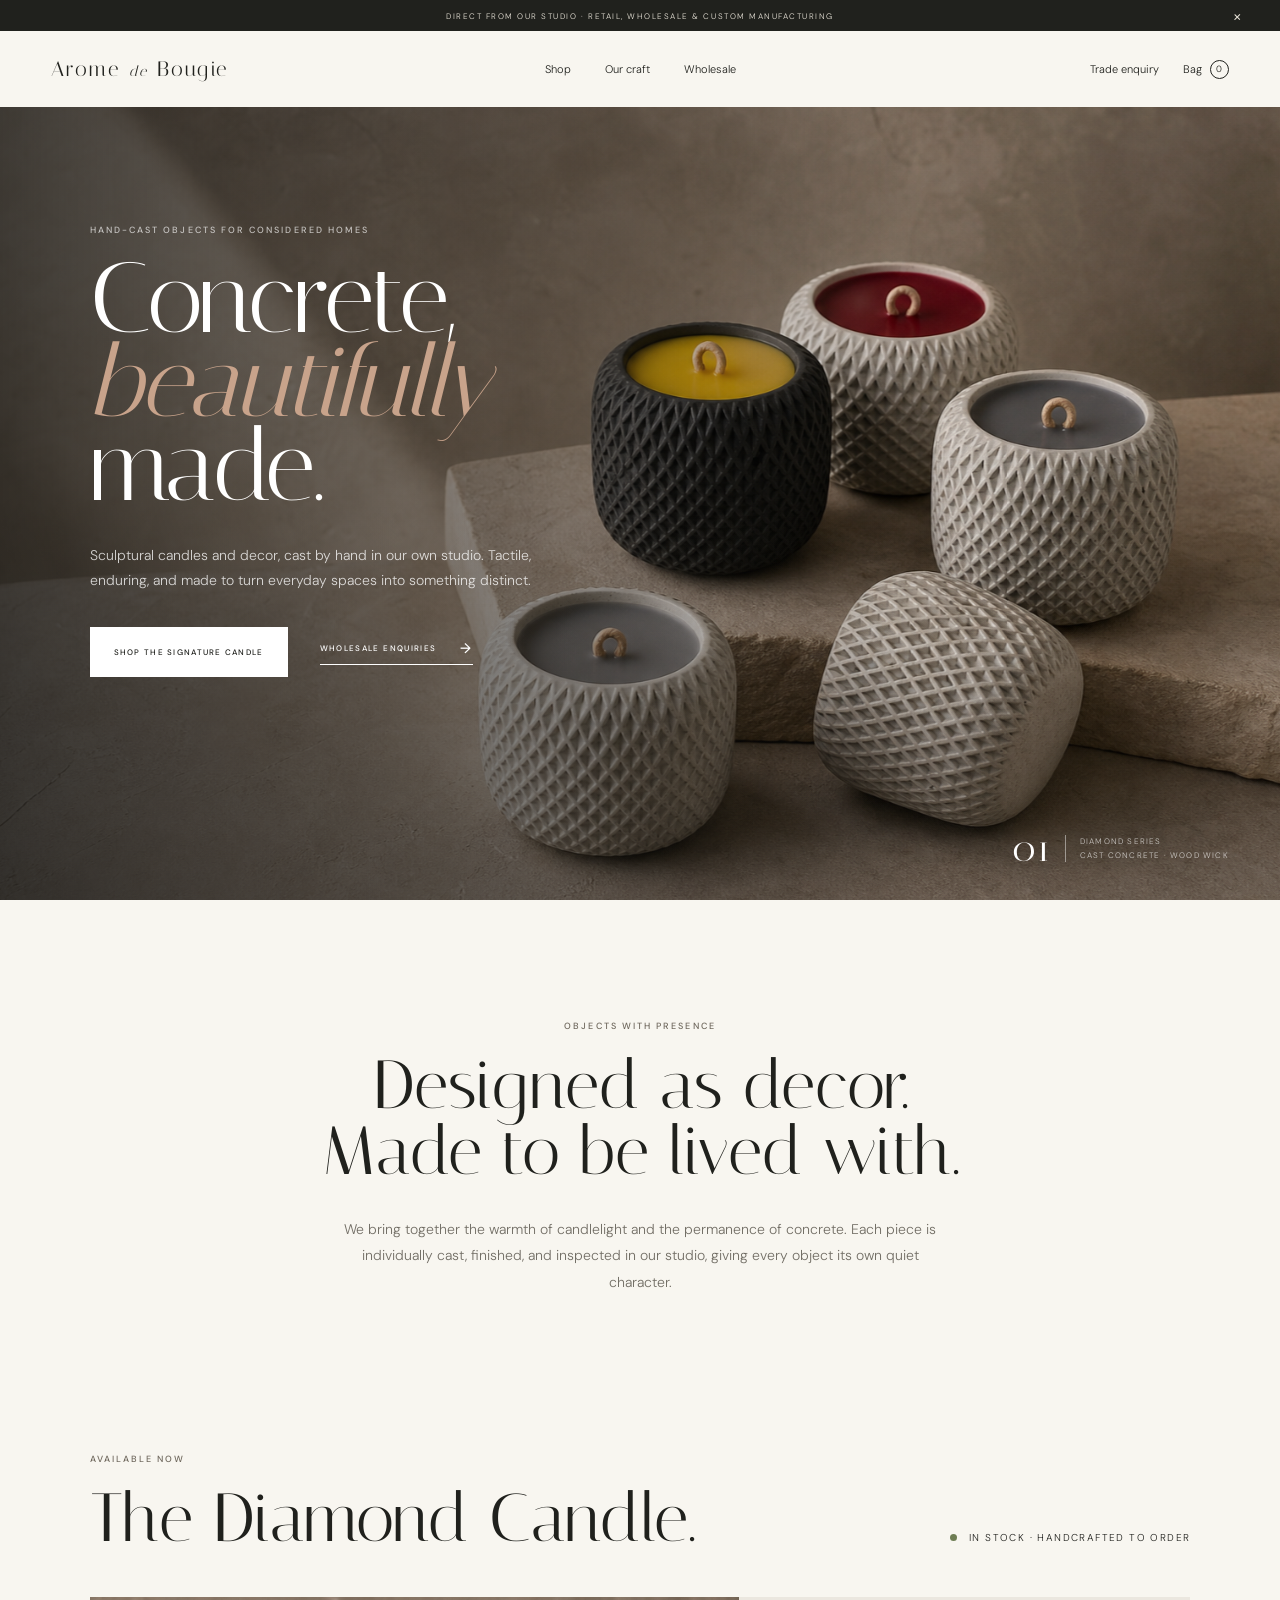
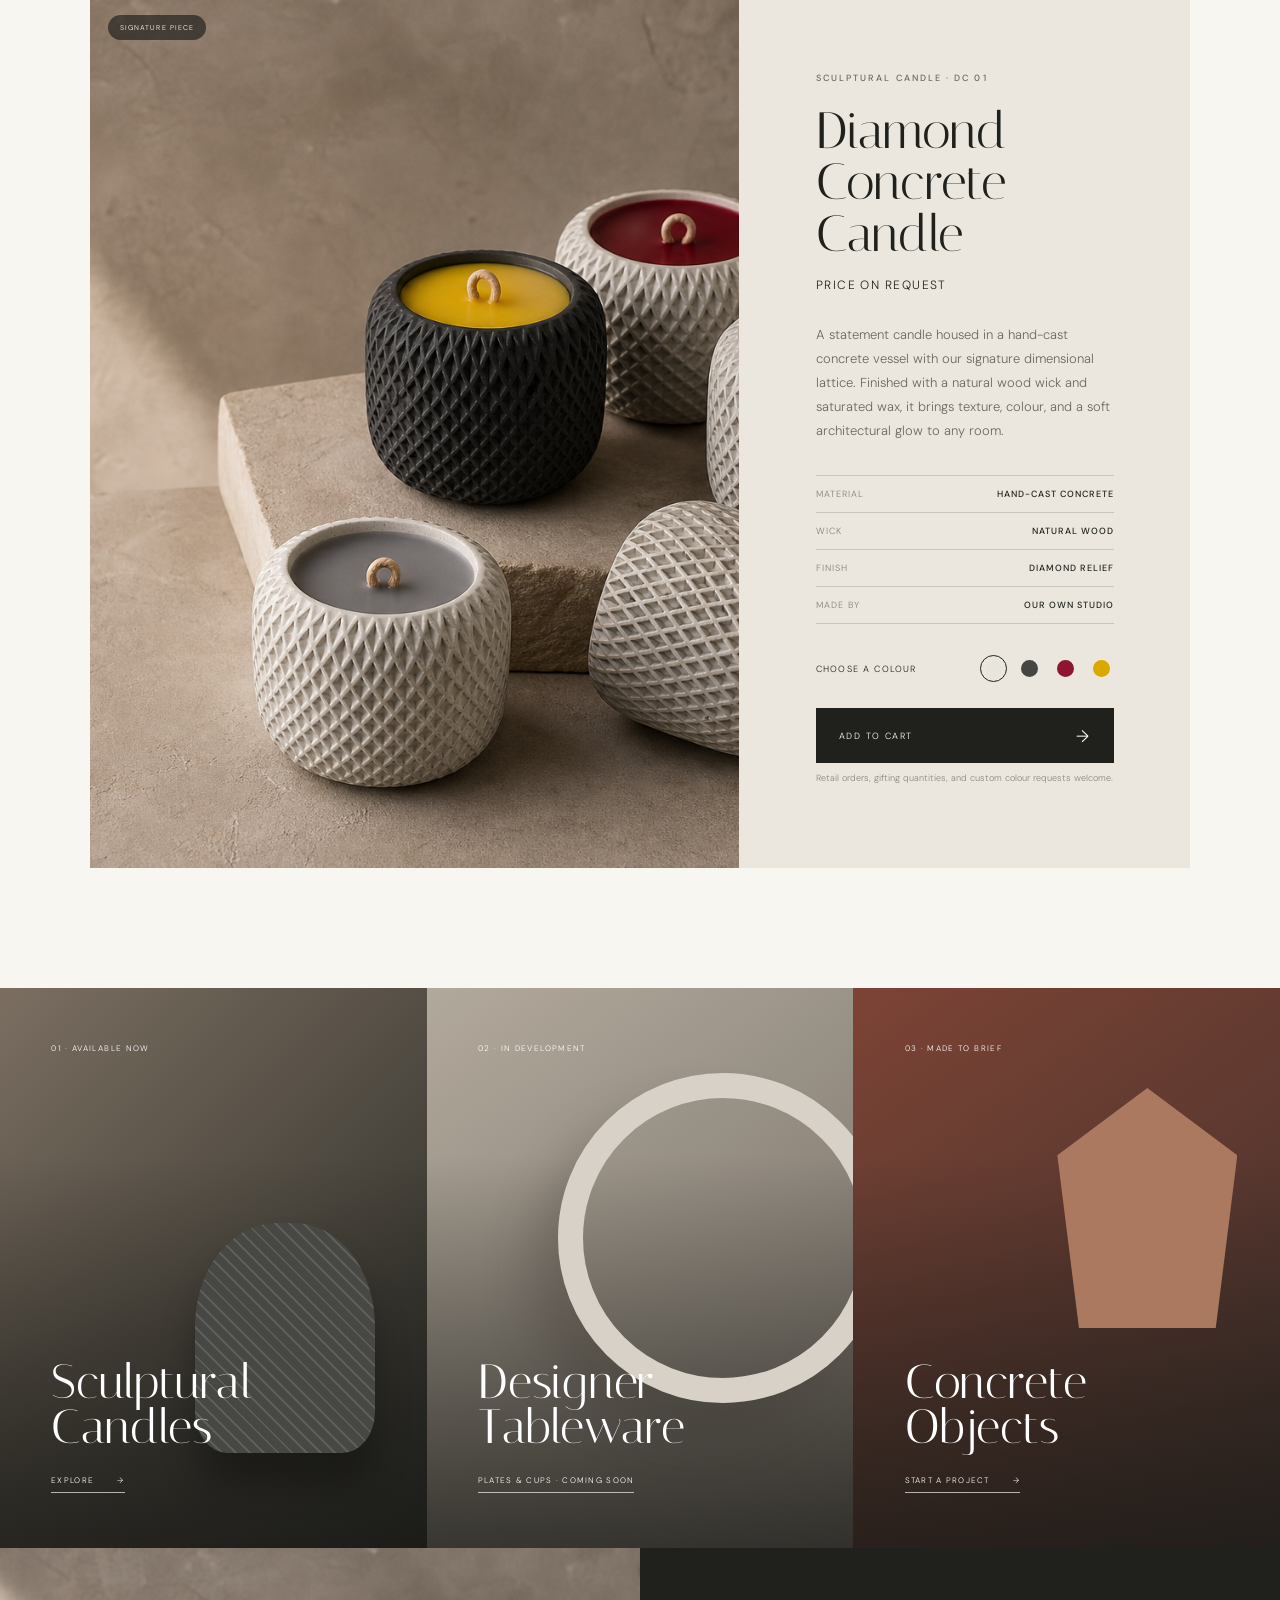
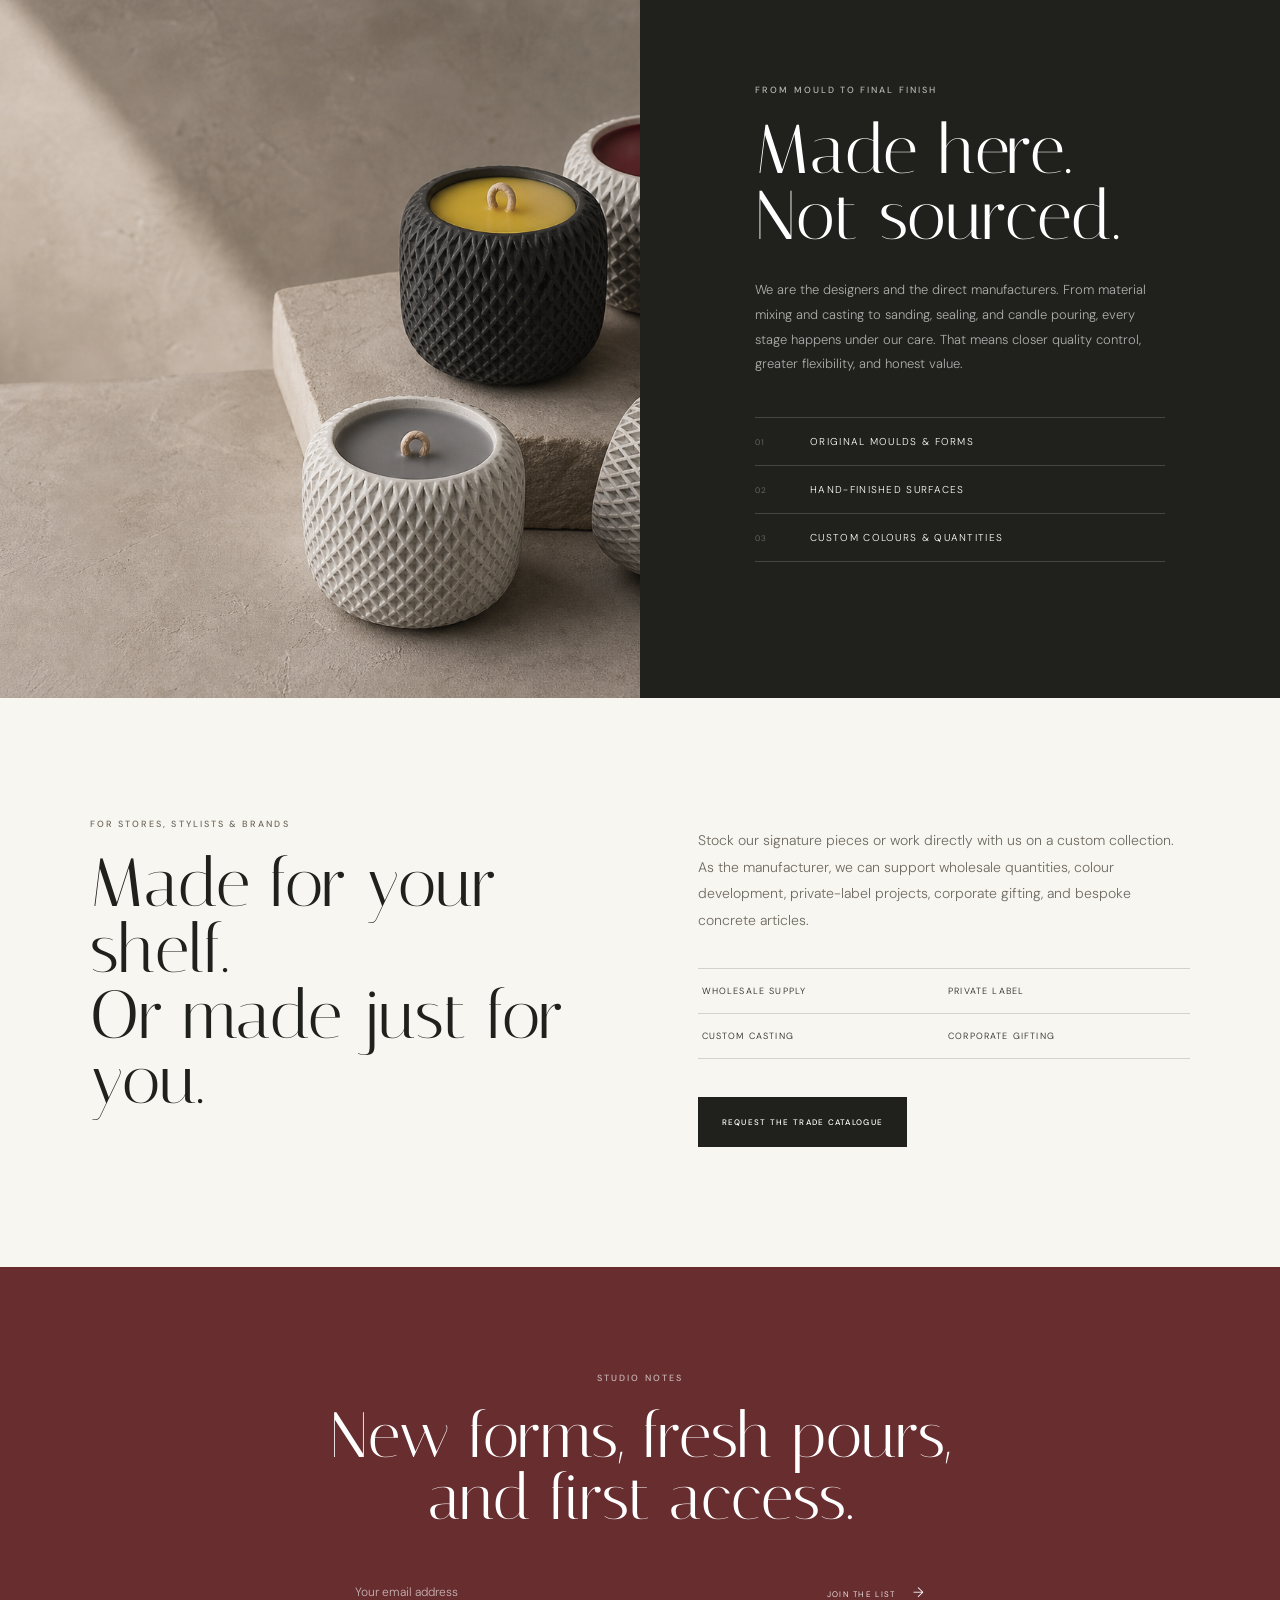
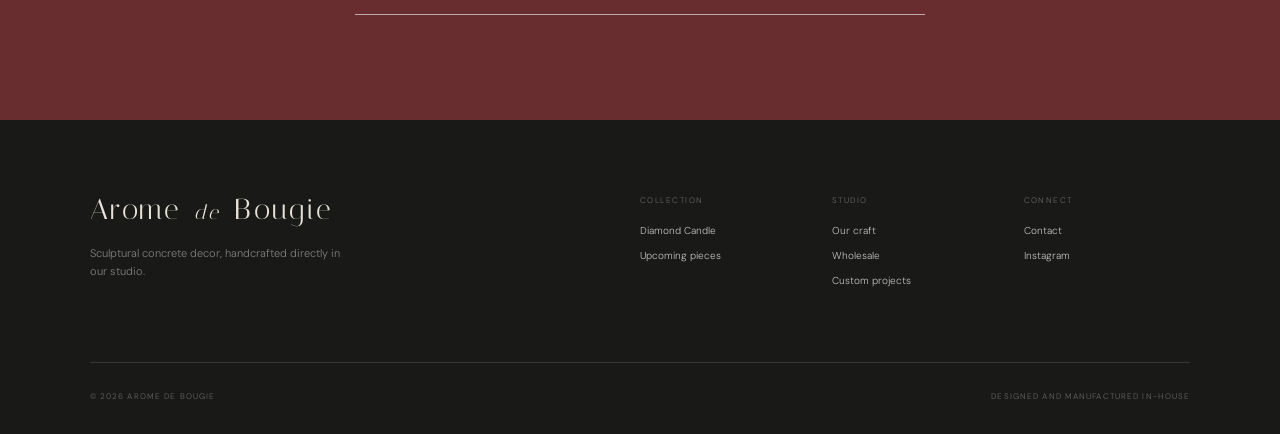
<file: index.html>
<!DOCTYPE html>
<html lang="en">
<head>
  <meta charset="UTF-8">
  <meta name="viewport" content="width=device-width, initial-scale=1.0">
  <meta name="description" content="Arome de Bougie creates sculptural concrete candles and modern home decor, handcrafted directly by the manufacturer. Retail, wholesale, and custom orders.">
  <title>Arome de Bougie | Sculptural Concrete Decor</title>
  <link rel="preconnect" href="https://fonts.googleapis.com">
  <link rel="preconnect" href="https://fonts.gstatic.com" crossorigin>
  <link href="https://fonts.googleapis.com/css2?family=DM+Sans:wght@300;400;500;600&family=Italiana&display=swap" rel="stylesheet">
  <link rel="stylesheet" href="styles.css">
</head>
<body>
  <div class="announcement">
    <p>Direct from our studio · Retail, wholesale & custom manufacturing</p>
    <button aria-label="Dismiss announcement">&times;</button>
  </div>

  <header class="site-header">
    <a class="wordmark" href="#top">Arome <span>de</span> Bougie</a>
    <nav class="desktop-nav" aria-label="Main navigation">
      <a href="shop.html">Shop</a>
      <a href="our-craft.html">Our craft</a>
      <a href="wholesale.html">Wholesale</a>
    </nav>
    <div class="header-actions">
      <a class="trade-link" href="wholesale.html#trade-form">Trade enquiry</a>
      <button class="bag-button" aria-label="Shopping bag, 0 items">Bag <span>0</span></button>
      <button class="menu-button" aria-label="Open menu" aria-expanded="false"><span></span><span></span></button>
    </div>
  </header>

  <nav class="mobile-nav" aria-label="Mobile navigation">
    <a href="shop.html">Shop</a>
    <a href="our-craft.html">Our craft</a>
    <a href="wholesale.html">Wholesale</a>
  </nav>

  <main id="top">
    <section class="hero">
      <div class="hero-image" role="img" aria-label="Collection of diamond-textured handcrafted concrete candles"></div>
      <div class="hero-shade"></div>
      <div class="hero-copy reveal">
        <p class="eyebrow light">Hand-cast objects for considered homes</p>
        <h1>Concrete,<br><em>beautifully</em> made.</h1>
        <p class="hero-text">Sculptural candles and decor, cast by hand in our own studio. Tactile, enduring, and made to turn everyday spaces into something distinct.</p>
        <div class="hero-actions">
          <a class="solid-button" href="shop.html">Shop the signature candle</a>
          <a class="text-link light-link" href="wholesale.html">Wholesale enquiries <span>&rarr;</span></a>
        </div>
      </div>
      <div class="hero-note"><span>01</span><p>Diamond Series<br>Cast concrete · Wood wick</p></div>
    </section>

    <section class="manifesto section-pad reveal">
      <p class="eyebrow">Objects with presence</p>
      <h2>Designed as decor.<br>Made to be lived with.</h2>
      <p>We bring together the warmth of candlelight and the permanence of concrete. Each piece is individually cast, finished, and inspected in our studio, giving every object its own quiet character.</p>
    </section>

    <section class="shop section-pad" id="shop">
      <div class="section-heading reveal">
        <div>
          <p class="eyebrow">Available now</p>
          <h2>The Diamond Candle.</h2>
        </div>
        <p class="availability"><i></i> In stock · Handcrafted to order</p>
      </div>

      <div class="featured-product reveal">
        <div class="product-photo">
          <img src="assets/concrete-collection-hero.png" alt="Diamond-textured concrete candle collection in white, charcoal, red, and yellow">
          <span class="image-label">Signature piece</span>
        </div>
        <div class="product-detail">
          <p class="eyebrow">Sculptural candle · DC 01</p>
          <h3>Diamond Concrete Candle</h3>
          <p class="price">Price on request</p>
          <p class="description">A statement candle housed in a hand-cast concrete vessel with our signature dimensional lattice. Finished with a natural wood wick and saturated wax, it brings texture, colour, and a soft architectural glow to any room.</p>
          <div class="specs">
            <div><span>Material</span><strong>Hand-cast concrete</strong></div>
            <div><span>Wick</span><strong>Natural wood</strong></div>
            <div><span>Finish</span><strong>Diamond relief</strong></div>
            <div><span>Made by</span><strong>Our own studio</strong></div>
          </div>
          <div class="color-row">
            <span>Choose a colour</span>
            <div class="swatches" aria-label="Available colours">
              <button class="active" aria-label="Bone white" style="--swatch:#e8e5dc"></button>
              <button aria-label="Charcoal" style="--swatch:#454541"></button>
              <button aria-label="Oxblood" style="--swatch:#8d1531"></button>
              <button aria-label="Ochre" style="--swatch:#d9a900"></button>
            </div>
          </div>
          <button class="add-button quick-add">Add to Cart <span>&rarr;</span></button>
          <p class="microcopy">Retail orders, gifting quantities, and custom colour requests welcome.</p>
        </div>
      </div>
    </section>

    <section class="categories" aria-label="Product categories">
      <article class="category category-candle reveal">
        <p>01 · Available now</p><h3>Sculptural<br>Candles</h3><a href="shop.html">Explore <span>&rarr;</span></a>
      </article>
      <article class="category category-table reveal">
        <p>02 · In development</p><h3>Designer<br>Tableware</h3><span class="coming">Plates & cups · Coming soon</span>
      </article>
      <article class="category category-object reveal">
        <p>03 · Made to brief</p><h3>Concrete<br>Objects</h3><a href="wholesale.html#trade-form">Start a project <span>&rarr;</span></a>
      </article>
    </section>

    <section class="craft" id="craft">
      <div class="craft-image reveal">
        <img src="assets/concrete-collection-hero.png" alt="Handcrafted diamond concrete candles from our studio">
      </div>
      <div class="craft-copy reveal">
        <p class="eyebrow light">From mould to final finish</p>
        <h2>Made here.<br>Not sourced.</h2>
        <p>We are the designers and the direct manufacturers. From material mixing and casting to sanding, sealing, and candle pouring, every stage happens under our care. That means closer quality control, greater flexibility, and honest value.</p>
        <ul>
          <li><span>01</span>Original moulds & forms</li>
          <li><span>02</span>Hand-finished surfaces</li>
          <li><span>03</span>Custom colours & quantities</li>
        </ul>
      </div>
    </section>

    <section class="wholesale section-pad" id="wholesale">
      <div class="wholesale-copy reveal">
        <p class="eyebrow">For stores, stylists & brands</p>
        <h2>Made for your shelf.<br>Or made just for you.</h2>
      </div>
      <div class="wholesale-detail reveal">
        <p>Stock our signature pieces or work directly with us on a custom collection. As the manufacturer, we can support wholesale quantities, colour development, private-label projects, corporate gifting, and bespoke concrete articles.</p>
        <div class="trade-grid">
          <span>Wholesale supply</span><span>Private label</span><span>Custom casting</span><span>Corporate gifting</span>
        </div>
        <a class="solid-button dark-button" href="wholesale.html#trade-form">Request the trade catalogue</a>
      </div>
    </section>

    <section class="newsletter">
      <p class="eyebrow light">Studio notes</p>
      <h2>New forms, fresh pours,<br>and first access.</h2>
      <form>
        <label class="sr-only" for="email">Email address</label>
        <input id="email" type="email" placeholder="Your email address" required>
        <button type="submit">Join the list <span>&rarr;</span></button>
      </form>
      <p class="form-message" aria-live="polite"></p>
    </section>
  </main>

  <footer>
    <div><a class="wordmark footer-mark" href="#top">Arome <span>de</span> Bougie</a><p class="footer-intro">Sculptural concrete decor, handcrafted directly in our studio.</p></div>
    <div class="footer-links">
      <div><p>Collection</p><a href="shop.html">Diamond Candle</a><a href="shop.html#coming-soon">Upcoming pieces</a></div>
      <div><p>Studio</p><a href="our-craft.html">Our craft</a><a href="wholesale.html">Wholesale</a><a href="wholesale.html#custom">Custom projects</a></div>
      <div><p>Connect</p><a href="contact.html">Contact</a><a href="https://www.instagram.com/" target="_blank" rel="noopener">Instagram</a></div>
    </div>
    <div class="footer-bottom"><p>&copy; 2026 Arome de Bougie</p><p>Designed and manufactured in-house</p></div>
  </footer>

  <div class="toast" role="status" aria-live="polite">Your enquiry is ready</div>
<script src="New folder (3)/product.js"></script>
<script src="New folder (3)/cart.js"></script>
  <script src="script.js"></script>
</body>
</html>
</file>
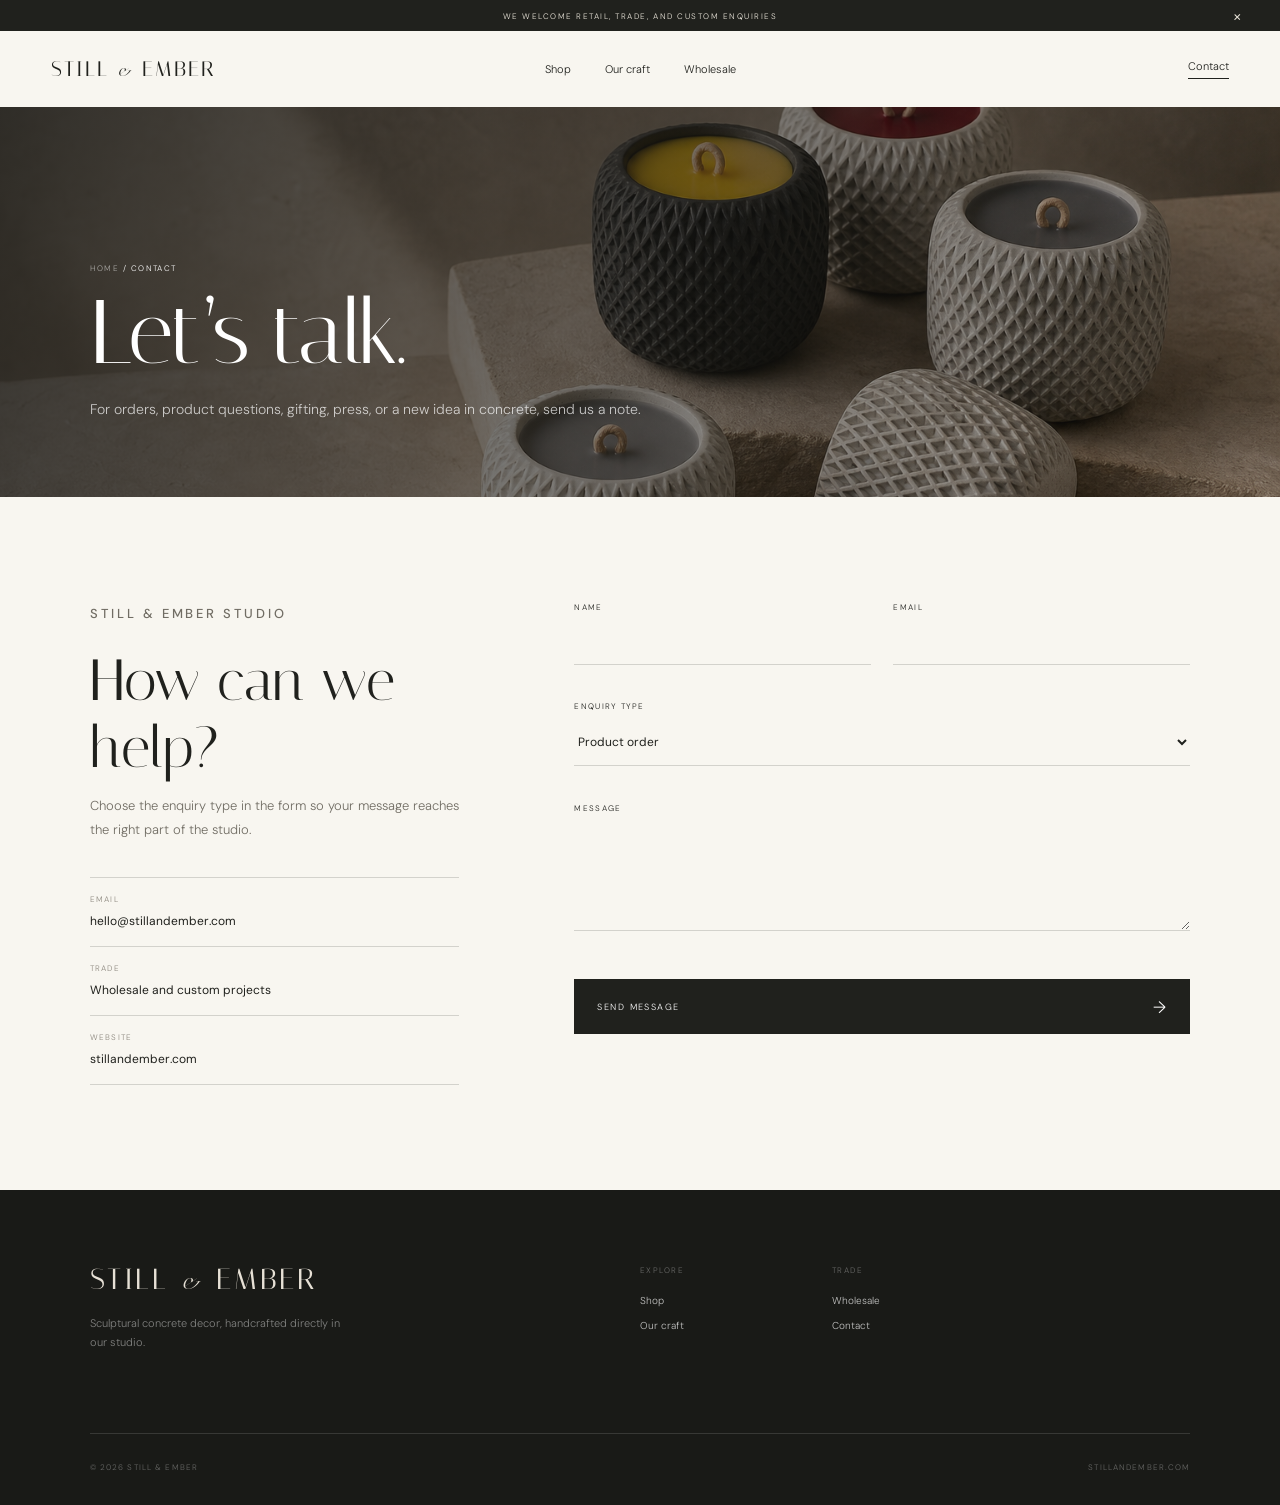
<file: contact.html>
<!DOCTYPE html>
<html lang="en">
<head>
  <meta charset="UTF-8"><meta name="viewport" content="width=device-width, initial-scale=1.0">
  <meta name="description" content="Contact Still & Ember for product orders, wholesale, custom projects, and general enquiries.">
  <title>Contact | Still & Ember</title>
  <link rel="preconnect" href="https://fonts.googleapis.com"><link rel="preconnect" href="https://fonts.gstatic.com" crossorigin>
  <link href="https://fonts.googleapis.com/css2?family=DM+Sans:wght@300;400;500;600&family=Italiana&display=swap" rel="stylesheet"><link rel="stylesheet" href="styles.css">
</head>
<body>
  <div class="announcement"><p>We welcome retail, trade, and custom enquiries</p><button aria-label="Dismiss announcement">&times;</button></div>
  <header class="site-header"><a class="wordmark" href="index.html">STILL <span>&</span> EMBER</a><nav class="desktop-nav"><a href="shop.html">Shop</a><a href="our-craft.html">Our craft</a><a href="wholesale.html">Wholesale</a></nav><div class="header-actions"><a class="trade-link active-nav" href="contact.html">Contact</a><button class="menu-button" aria-label="Open menu" aria-expanded="false"><span></span><span></span></button></div></header>
  <nav class="mobile-nav"><a href="shop.html">Shop</a><a href="our-craft.html">Our craft</a><a href="wholesale.html">Wholesale</a><a href="contact.html">Contact</a></nav>
  <main>
    <section class="page-header compact"><div class="page-header-copy reveal"><p class="breadcrumbs"><a href="index.html">Home</a> / Contact</p><h1>Let’s talk.</h1><p>For orders, product questions, gifting, press, or a new idea in concrete, send us a note.</p></div></section>
    <section class="content-section"><div class="contact-layout"><aside class="contact-aside reveal"><p class="eyebrow">Still & Ember studio</p><h2>How can we help?</h2><p>Choose the enquiry type in the form so your message reaches the right part of the studio.</p><div class="contact-details"><div><span>Email</span><a href="mailto:hello@stillandember.com">hello@stillandember.com</a></div><div><span>Trade</span><a href="wholesale.html">Wholesale and custom projects</a></div><div><span>Website</span><strong>stillandember.com</strong></div></div></aside><form class="contact-form reveal"><div class="field"><label for="name">Name</label><input id="name" required></div><div class="field"><label for="email">Email</label><input id="email" type="email" required></div><div class="field full"><label for="topic">Enquiry type</label><select id="topic"><option>Product order</option><option>General question</option><option>Corporate gifting</option><option>Press and collaboration</option><option>Wholesale or custom</option></select></div><div class="field full"><label for="message">Message</label><textarea id="message" required></textarea></div><button class="add-button" type="submit">Send message <span>&rarr;</span></button><p class="form-message" aria-live="polite"></p></form></div></section>
  </main>
  <footer><div><a class="wordmark footer-mark" href="index.html">STILL <span>&</span> EMBER</a><p class="footer-intro">Sculptural concrete decor, handcrafted directly in our studio.</p></div><div class="footer-links"><div><p>Explore</p><a href="shop.html">Shop</a><a href="our-craft.html">Our craft</a></div><div><p>Trade</p><a href="wholesale.html">Wholesale</a><a href="contact.html">Contact</a></div></div><div class="footer-bottom"><p>&copy; 2026 Still & Ember</p><p>stillandember.com</p></div></footer>
  <script src="script.js"></script>
</body>
</html>
</file>
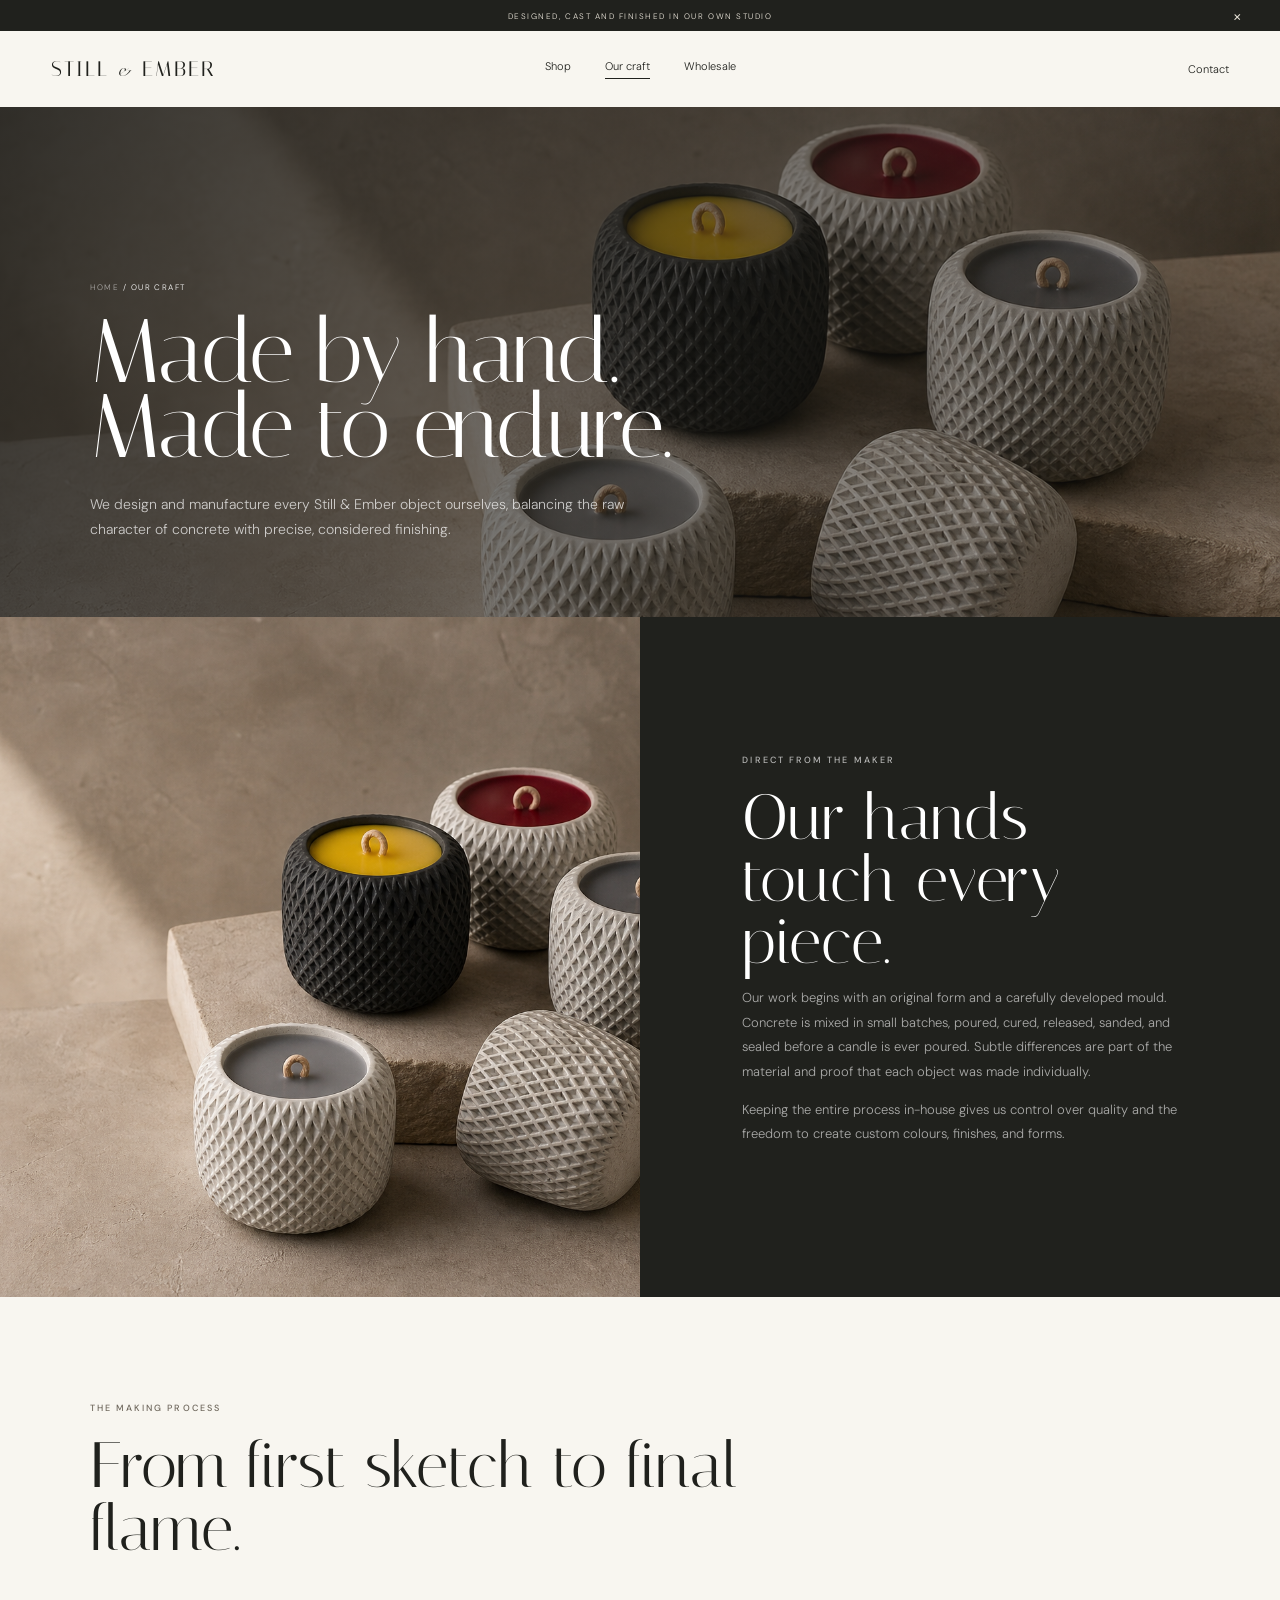
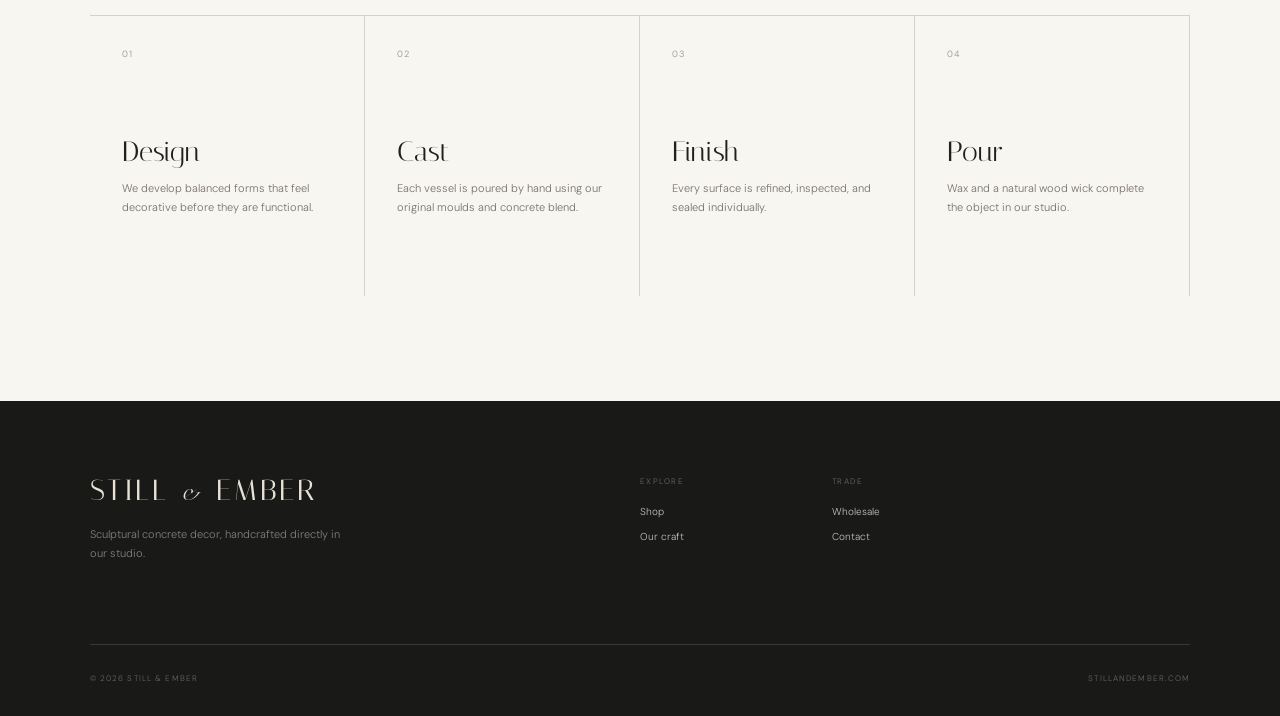
<file: our-craft.html>
<!DOCTYPE html>
<html lang="en">
<head>
  <meta charset="UTF-8"><meta name="viewport" content="width=device-width, initial-scale=1.0">
  <meta name="description" content="Discover how Still & Ember designs, casts, and hand-finishes concrete decor in its own studio.">
  <title>Our Craft | Still & Ember</title>
  <link rel="preconnect" href="https://fonts.googleapis.com"><link rel="preconnect" href="https://fonts.gstatic.com" crossorigin>
  <link href="https://fonts.googleapis.com/css2?family=DM+Sans:wght@300;400;500;600&family=Italiana&display=swap" rel="stylesheet"><link rel="stylesheet" href="styles.css">
</head>
<body>
  <div class="announcement"><p>Designed, cast and finished in our own studio</p><button aria-label="Dismiss announcement">&times;</button></div>
  <header class="site-header"><a class="wordmark" href="index.html">STILL <span>&</span> EMBER</a><nav class="desktop-nav"><a href="shop.html">Shop</a><a class="active-nav" href="our-craft.html">Our craft</a><a href="wholesale.html">Wholesale</a></nav><div class="header-actions"><a class="trade-link" href="contact.html">Contact</a><button class="menu-button" aria-label="Open menu" aria-expanded="false"><span></span><span></span></button></div></header>
  <nav class="mobile-nav"><a href="shop.html">Shop</a><a href="our-craft.html">Our craft</a><a href="wholesale.html">Wholesale</a><a href="contact.html">Contact</a></nav>
  <main>
    <section class="page-header"><div class="page-header-copy reveal"><p class="breadcrumbs"><a href="index.html">Home</a> / Our craft</p><h1>Made by hand.<br>Made to endure.</h1><p>We design and manufacture every Still & Ember object ourselves, balancing the raw character of concrete with precise, considered finishing.</p></div></section>
    <section class="story-split"><div class="story-image reveal"><img src="assets/concrete-collection-hero.png" alt="Still & Ember concrete candle craftsmanship"></div><div class="story-copy reveal"><p class="eyebrow light">Direct from the maker</p><h2>Our hands touch every piece.</h2><p>Our work begins with an original form and a carefully developed mould. Concrete is mixed in small batches, poured, cured, released, sanded, and sealed before a candle is ever poured. Subtle differences are part of the material and proof that each object was made individually.</p><p>Keeping the entire process in-house gives us control over quality and the freedom to create custom colours, finishes, and forms.</p></div></section>
    <section class="content-section"><div class="content-heading reveal"><p class="eyebrow">The making process</p><h2>From first sketch to final flame.</h2></div><div class="process-list reveal"><article><h3>Design</h3><p>We develop balanced forms that feel decorative before they are functional.</p></article><article><h3>Cast</h3><p>Each vessel is poured by hand using our original moulds and concrete blend.</p></article><article><h3>Finish</h3><p>Every surface is refined, inspected, and sealed individually.</p></article><article><h3>Pour</h3><p>Wax and a natural wood wick complete the object in our studio.</p></article></div></section>
  </main>
  <footer><div><a class="wordmark footer-mark" href="index.html">STILL <span>&</span> EMBER</a><p class="footer-intro">Sculptural concrete decor, handcrafted directly in our studio.</p></div><div class="footer-links"><div><p>Explore</p><a href="shop.html">Shop</a><a href="our-craft.html">Our craft</a></div><div><p>Trade</p><a href="wholesale.html">Wholesale</a><a href="contact.html">Contact</a></div></div><div class="footer-bottom"><p>&copy; 2026 Still & Ember</p><p>stillandember.com</p></div></footer>
  <script src="script.js"></script>
</body>
</html>
</file>
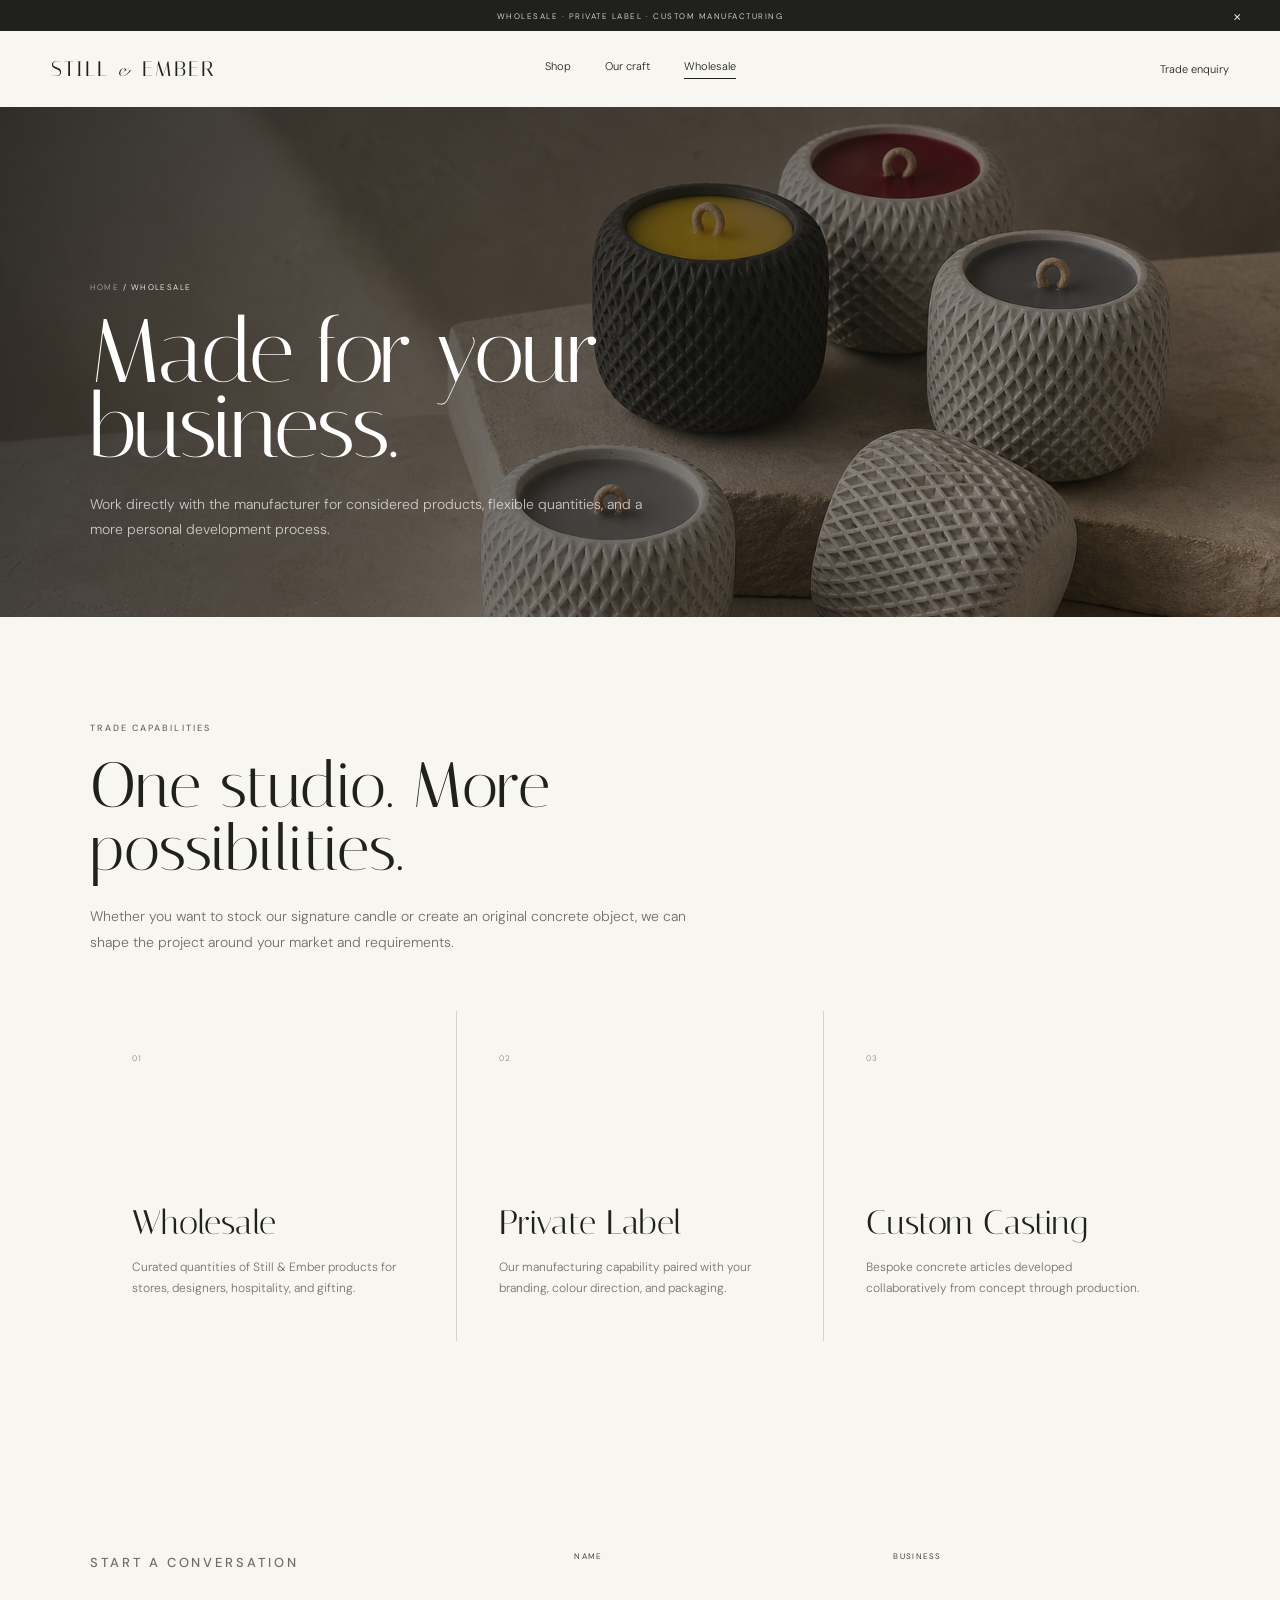
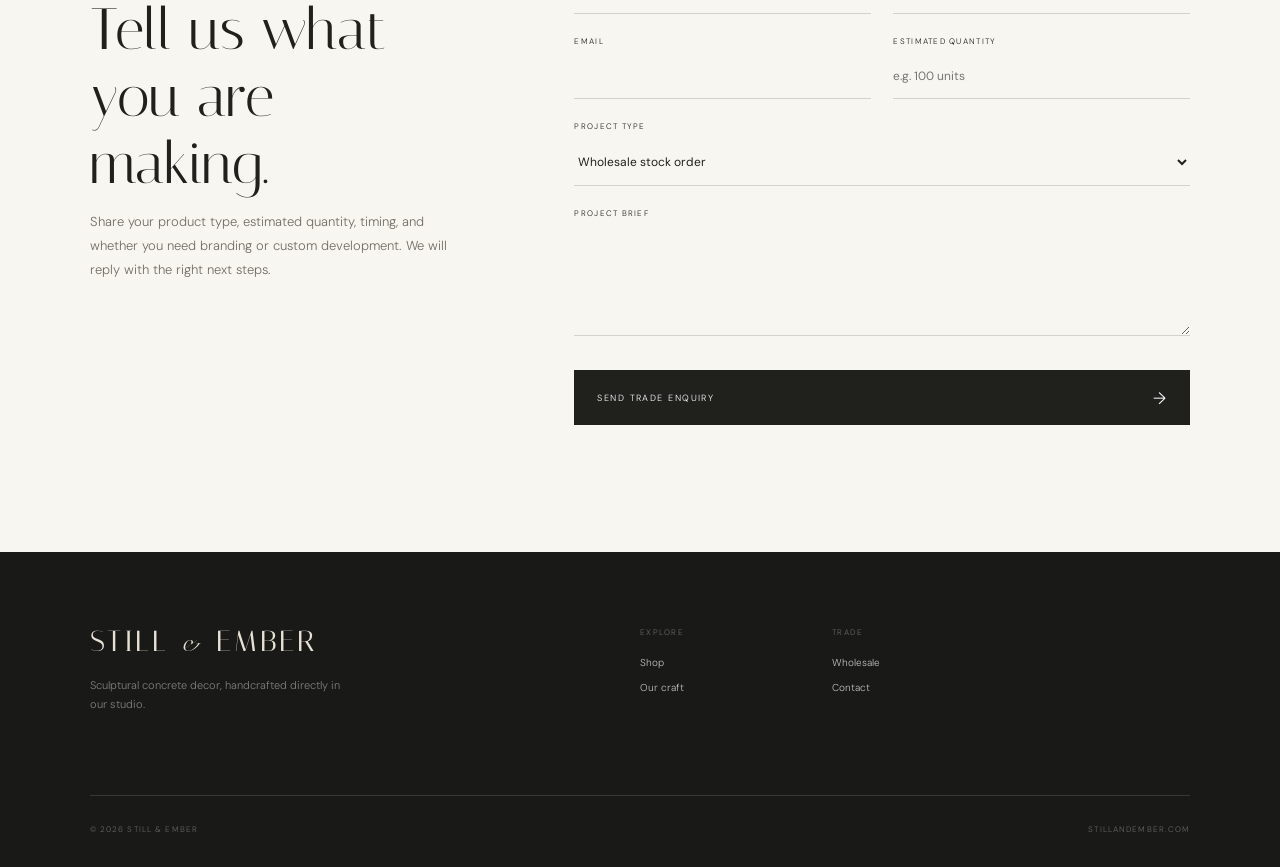
<file: wholesale.html>
<!DOCTYPE html>
<html lang="en">
<head>
  <meta charset="UTF-8"><meta name="viewport" content="width=device-width, initial-scale=1.0">
  <meta name="description" content="Wholesale, private-label, corporate gifting, and custom concrete manufacturing by Still & Ember.">
  <title>Wholesale & Custom | Still & Ember</title>
  <link rel="preconnect" href="https://fonts.googleapis.com"><link rel="preconnect" href="https://fonts.gstatic.com" crossorigin>
  <link href="https://fonts.googleapis.com/css2?family=DM+Sans:wght@300;400;500;600&family=Italiana&display=swap" rel="stylesheet"><link rel="stylesheet" href="styles.css">
</head>
<body>
  <div class="announcement"><p>Wholesale · Private label · Custom manufacturing</p><button aria-label="Dismiss announcement">&times;</button></div>
  <header class="site-header"><a class="wordmark" href="index.html">STILL <span>&</span> EMBER</a><nav class="desktop-nav"><a href="shop.html">Shop</a><a href="our-craft.html">Our craft</a><a class="active-nav" href="wholesale.html">Wholesale</a></nav><div class="header-actions"><a class="trade-link" href="#trade-form">Trade enquiry</a><button class="menu-button" aria-label="Open menu" aria-expanded="false"><span></span><span></span></button></div></header>
  <nav class="mobile-nav"><a href="shop.html">Shop</a><a href="our-craft.html">Our craft</a><a href="wholesale.html">Wholesale</a><a href="contact.html">Contact</a></nav>
  <main>
    <section class="page-header"><div class="page-header-copy reveal"><p class="breadcrumbs"><a href="index.html">Home</a> / Wholesale</p><h1>Made for your<br>business.</h1><p>Work directly with the manufacturer for considered products, flexible quantities, and a more personal development process.</p></div></section>
    <section class="content-section" id="custom"><div class="content-heading reveal"><p class="eyebrow">Trade capabilities</p><h2>One studio. More possibilities.</h2><p>Whether you want to stock our signature candle or create an original concrete object, we can shape the project around your market and requirements.</p></div><div class="value-grid reveal"><article class="value-card"><span>01</span><h3>Wholesale</h3><p>Curated quantities of Still & Ember products for stores, designers, hospitality, and gifting.</p></article><article class="value-card"><span>02</span><h3>Private Label</h3><p>Our manufacturing capability paired with your branding, colour direction, and packaging.</p></article><article class="value-card"><span>03</span><h3>Custom Casting</h3><p>Bespoke concrete articles developed collaboratively from concept through production.</p></article></div></section>
    <section class="content-section" id="trade-form"><div class="contact-layout"><div class="contact-aside reveal"><p class="eyebrow">Start a conversation</p><h2>Tell us what you are making.</h2><p>Share your product type, estimated quantity, timing, and whether you need branding or custom development. We will reply with the right next steps.</p></div><form class="contact-form reveal"><div class="field"><label for="trade-name">Name</label><input id="trade-name" required></div><div class="field"><label for="business">Business</label><input id="business" required></div><div class="field"><label for="trade-email">Email</label><input id="trade-email" type="email" required></div><div class="field"><label for="quantity">Estimated quantity</label><input id="quantity" placeholder="e.g. 100 units"></div><div class="field full"><label for="project-type">Project type</label><select id="project-type"><option>Wholesale stock order</option><option>Private-label candle</option><option>Custom concrete object</option><option>Corporate gifting</option></select></div><div class="field full"><label for="brief">Project brief</label><textarea id="brief" required></textarea></div><button class="add-button" type="submit">Send trade enquiry <span>&rarr;</span></button><p class="form-message" aria-live="polite"></p></form></div></section>
  </main>
  <footer><div><a class="wordmark footer-mark" href="index.html">STILL <span>&</span> EMBER</a><p class="footer-intro">Sculptural concrete decor, handcrafted directly in our studio.</p></div><div class="footer-links"><div><p>Explore</p><a href="shop.html">Shop</a><a href="our-craft.html">Our craft</a></div><div><p>Trade</p><a href="wholesale.html">Wholesale</a><a href="contact.html">Contact</a></div></div><div class="footer-bottom"><p>&copy; 2026 Still & Ember</p><p>stillandember.com</p></div></footer>
  <script src="script.js"></script>
</body>
</html>
</file>
<file: styles.css>
:root {
  --ink: #20211d;
  --bone: #f2efe7;
  --paper: #f8f6f0;
  --stone: #c7c1b5;
  --clay: #9b5c3d;
  --oxblood: #672d2f;
  --line: rgba(32, 33, 29, .17);
  --serif: "Italiana", Georgia, serif;
  --sans: "DM Sans", Arial, sans-serif;
}

* { box-sizing: border-box; }
html { scroll-behavior: smooth; }
body { margin: 0; color: var(--ink); background: var(--paper); font-family: var(--sans); font-size: 16px; font-weight: 300; }
a { color: inherit; text-decoration: none; }
button, input { font: inherit; }
button { color: inherit; }
img { display: block; width: 100%; }
.sr-only { position: absolute; width: 1px; height: 1px; padding: 0; margin: -1px; overflow: hidden; clip: rect(0,0,0,0); white-space: nowrap; border: 0; }

.announcement { height: 31px; display: flex; justify-content: center; align-items: center; position: relative; color: #eee9de; background: var(--ink); text-transform: uppercase; font-size: 8px; letter-spacing: .19em; }
.announcement p { margin: 0; }
.announcement button { position: absolute; right: 2.5vw; border: 0; background: none; color: inherit; cursor: pointer; font-size: 17px; }
.site-header { height: 76px; padding: 0 4vw; display: grid; grid-template-columns: 1fr auto 1fr; align-items: center; position: relative; z-index: 20; background: var(--paper); }
.wordmark { font: 21px/1 var(--serif); letter-spacing: .09em; white-space: nowrap; }
.wordmark span { padding: 0 .1em; font-size: .68em; font-style: italic; }
.desktop-nav { display: flex; gap: 34px; }
.desktop-nav a, .trade-link { position: relative; font-size: 11px; }
.desktop-nav a::after, .trade-link::after { content: ""; position: absolute; left: 0; right: 100%; bottom: -5px; height: 1px; background: currentColor; transition: right .3s; }
.desktop-nav a:hover::after, .trade-link:hover::after { right: 0; }
.header-actions { justify-self: end; display: flex; align-items: center; gap: 24px; }
.bag-button, .menu-button { padding: 0; border: 0; background: transparent; cursor: pointer; }
.bag-button { font-size: 11px; }
.bag-button span { margin-left: 5px; display: inline-grid; place-items: center; min-width: 19px; height: 19px; border: 1px solid; border-radius: 50%; font-size: 9px; }
.menu-button { display: none; width: 24px; }
.menu-button span { display: block; height: 1px; margin: 6px 0; background: currentColor; }
.mobile-nav { display: none; }

.hero { min-height: calc(100vh - 107px); position: relative; overflow: hidden; color: white; }
.hero-image { position: absolute; inset: 0; background: #70685f url("assets/concrete-collection-hero.png") 61% center/cover no-repeat; transform: scale(1.015); animation: settle 1.8s ease-out forwards; }
.hero-shade { position: absolute; inset: 0; background: linear-gradient(90deg, rgba(20,20,18,.78) 0%, rgba(20,20,18,.46) 40%, rgba(20,20,18,.04) 72%), linear-gradient(0deg, rgba(20,20,18,.24), transparent 50%); }
.hero-copy { position: relative; z-index: 2; max-width: 720px; padding: 13vh 7vw 9vh; }
.eyebrow { margin: 0 0 21px; color: #6e675c; font-size: 9px; font-weight: 500; text-transform: uppercase; letter-spacing: .23em; }
.eyebrow.light { color: rgba(255,255,255,.67); }
h1, h2, h3 { margin: 0; font-family: var(--serif); font-weight: 400; }
h1 { font-size: clamp(62px, 7.8vw, 116px); line-height: .84; letter-spacing: -.025em; }
h1 em { color: #c8a38b; font-weight: 400; }
.hero-text { max-width: 490px; margin: 34px 0; color: rgba(255,255,255,.78); font-size: 14px; line-height: 1.8; }
.hero-actions { display: flex; align-items: center; gap: 32px; }
.solid-button { display: inline-flex; align-items: center; justify-content: center; min-height: 50px; padding: 0 23px; border: 1px solid white; color: var(--ink); background: white; text-transform: uppercase; font-size: 8px; font-weight: 500; letter-spacing: .16em; transition: .25s; }
.solid-button:hover { color: white; background: transparent; }
.text-link { display: inline-flex; align-items: center; gap: 24px; padding-bottom: 7px; border-bottom: 1px solid currentColor; text-transform: uppercase; font-size: 8px; font-weight: 500; letter-spacing: .17em; }
.text-link span { font-size: 14px; transition: transform .25s; }
.text-link:hover span { transform: translateX(5px); }
.light-link { color: white; }
.hero-note { position: absolute; z-index: 2; right: 4vw; bottom: 30px; display: flex; align-items: center; gap: 14px; color: rgba(255,255,255,.7); }
.hero-note span { font: 37px var(--serif); color: white; }
.hero-note p { margin: 0; padding-left: 14px; border-left: 1px solid rgba(255,255,255,.45); font-size: 8px; line-height: 1.7; text-transform: uppercase; letter-spacing: .15em; }

.section-pad { padding: 120px 7vw; }
.manifesto { text-align: center; }
.manifesto h2, .section-heading h2, .wholesale h2 { font-size: clamp(45px, 5.3vw, 76px); line-height: .97; }
.manifesto > p:last-child { max-width: 620px; margin: 31px auto 0; color: #716d64; font-size: 14px; line-height: 1.9; }

.shop { padding-top: 38px; }
.section-heading { margin-bottom: 45px; display: flex; justify-content: space-between; align-items: flex-end; }
.availability { margin: 0 0 8px; font-size: 10px; text-transform: uppercase; letter-spacing: .14em; }
.availability i { display: inline-block; width: 7px; height: 7px; margin-right: 8px; border-radius: 50%; background: #6e7d53; }
.featured-product { display: grid; grid-template-columns: 1.18fr .82fr; min-height: 700px; background: #ebe7df; }
.product-photo { position: relative; overflow: hidden; min-height: 650px; background: #b2aaa0; }
.product-photo img { width: 100%; height: 100%; object-fit: cover; }
.image-label { position: absolute; left: 18px; top: 18px; padding: 8px 12px; border-radius: 30px; color: white; background: rgba(30,30,27,.67); text-transform: uppercase; font-size: 7px; letter-spacing: .16em; }
.product-detail { padding: 75px 6vw; align-self: center; }
.product-detail h3 { max-width: 430px; font-size: clamp(40px, 4vw, 62px); line-height: 1; }
.price { margin: 18px 0 30px; font-size: 12px; text-transform: uppercase; letter-spacing: .12em; }
.description { color: #6d685f; font-size: 13px; line-height: 1.85; }
.specs { margin: 32px 0; border-top: 1px solid var(--line); }
.specs div { padding: 12px 0; display: flex; justify-content: space-between; border-bottom: 1px solid var(--line); font-size: 9px; text-transform: uppercase; letter-spacing: .11em; }
.specs span { color: #858077; }
.specs strong { font-weight: 500; }
.color-row { margin: 27px 0; display: flex; justify-content: space-between; align-items: center; font-size: 9px; text-transform: uppercase; letter-spacing: .13em; }
.swatches { display: flex; gap: 11px; }
.swatches button { width: 25px; height: 25px; padding: 0; border: 4px solid #ebe7df; outline: 1px solid transparent; border-radius: 50%; background: var(--swatch); cursor: pointer; }
.swatches button.active { outline-color: var(--ink); }
.add-button { width: 100%; height: 55px; padding: 0 23px; display: flex; justify-content: space-between; align-items: center; border: 0; color: white; background: var(--ink); cursor: pointer; text-transform: uppercase; font-size: 9px; letter-spacing: .16em; }
.add-button:hover { background: var(--clay); }
.add-button span { font-size: 17px; }
.microcopy { color: #8a857c; text-align: center; font-size: 9px; }

.categories { display: grid; grid-template-columns: repeat(3,1fr); }
.category { min-height: 560px; padding: 55px 4vw; position: relative; display: flex; flex-direction: column; justify-content: flex-end; overflow: hidden; color: white; background-size: cover; }
.category::before { content: ""; position: absolute; inset: 0; background: linear-gradient(0deg, rgba(24,24,21,.72), rgba(24,24,21,.04) 70%); }
.category > * { position: relative; z-index: 1; }
.category p { margin: 0 0 auto; font-size: 8px; text-transform: uppercase; letter-spacing: .17em; }
.category h3 { margin-bottom: 25px; font-size: 48px; line-height: .95; }
.category a, .coming { width: fit-content; padding-bottom: 7px; border-bottom: 1px solid rgba(255,255,255,.65); font-size: 8px; text-transform: uppercase; letter-spacing: .16em; }
.category a span { margin-left: 20px; }
.category-candle { background-image: linear-gradient(135deg,#7f7264,#252622); }
.category-candle::after { content: ""; position: absolute; width: 180px; height: 230px; right: 12%; bottom: 95px; border-radius: 45% 45% 18% 18%; background: repeating-linear-gradient(45deg,transparent 0 8px,rgba(255,255,255,.12) 8px 10px), #474843; box-shadow: 0 30px 35px rgba(0,0,0,.3); }
.category-table { background: linear-gradient(145deg,#b8afa1,#766f67); }
.category-table::after { content: ""; position: absolute; width: 280px; height: 280px; right: -35px; top: 85px; border: 25px solid #d8d1c7; border-radius: 50%; box-shadow: -30px 35px 45px rgba(52,45,40,.25); }
.category-object { background: linear-gradient(145deg,#804537,#3e2f2a); }
.category-object::after { content: ""; position: absolute; width: 180px; height: 240px; right: 10%; top: 100px; background: #aa795f; clip-path: polygon(50% 0,100% 28%,88% 100%,12% 100%,0 28%); box-shadow: 0 30px 40px rgba(0,0,0,.25); }

.craft { display: grid; grid-template-columns: 1fr 1fr; min-height: 750px; color: white; background: var(--ink); }
.craft-image { min-height: 750px; overflow: hidden; background: #aaa69d; }
.craft-image img { height: 100%; object-fit: cover; object-position: 25% center; filter: saturate(.75) contrast(.94); }
.craft-copy { padding: 105px 9vw; align-self: center; }
.craft-copy h2 { font-size: clamp(48px,5.4vw,78px); line-height: .95; }
.craft-copy > p:not(.eyebrow) { margin: 30px 0 40px; color: rgba(255,255,255,.63); font-size: 13px; line-height: 1.9; }
.craft-copy ul { padding: 0; margin: 0; list-style: none; border-top: 1px solid rgba(255,255,255,.16); }
.craft-copy li { padding: 17px 0; border-bottom: 1px solid rgba(255,255,255,.16); font-size: 10px; text-transform: uppercase; letter-spacing: .13em; }
.craft-copy li span { display: inline-block; width: 55px; color: rgba(255,255,255,.36); font-size: 8px; }

.wholesale { display: grid; grid-template-columns: 1fr 1fr; gap: 9vw; align-items: start; }
.wholesale-detail > p { margin: 9px 0 35px; color: #706b62; font-size: 14px; line-height: 1.9; }
.trade-grid { margin-bottom: 38px; display: grid; grid-template-columns: 1fr 1fr; border-top: 1px solid var(--line); }
.trade-grid span { padding: 16px 4px; border-bottom: 1px solid var(--line); font-size: 9px; text-transform: uppercase; letter-spacing: .13em; }
.dark-button { border-color: var(--ink); color: white; background: var(--ink); }
.dark-button:hover { color: var(--ink); background: transparent; }

.newsletter { padding: 105px 7vw; text-align: center; color: white; background: var(--oxblood); }
.newsletter .eyebrow { color: rgba(255,255,255,.65); }
.newsletter h2 { font-size: clamp(44px,5vw,70px); line-height: .97; }
.newsletter form { max-width: 570px; margin: 40px auto 0; display: flex; border-bottom: 1px solid rgba(255,255,255,.6); }
.newsletter input { flex: 1; padding: 14px 0; border: 0; outline: 0; color: white; background: transparent; font-size: 12px; }
.newsletter input::placeholder { color: rgba(255,255,255,.65); }
.newsletter button { padding: 0; border: 0; color: white; background: transparent; cursor: pointer; text-transform: uppercase; font-size: 8px; letter-spacing: .16em; }
.newsletter button span { margin-left: 14px; font-size: 14px; }
.form-message { min-height: 15px; margin: 12px 0 -27px; font-size: 10px; }

footer { padding: 75px 7vw 25px; display: grid; grid-template-columns: 1fr 1fr; color: #e7e1d6; background: #191a17; }
.footer-mark { font-size: 29px; }
.footer-intro { max-width: 250px; margin-top: 20px; color: rgba(255,255,255,.45); font-size: 11px; line-height: 1.7; }
.footer-links { display: grid; grid-template-columns: repeat(3,1fr); gap: 25px; }
.footer-links div { display: flex; flex-direction: column; gap: 12px; }
.footer-links p { margin: 0 0 7px; color: rgba(255,255,255,.35); text-transform: uppercase; font-size: 8px; letter-spacing: .18em; }
.footer-links a { width: fit-content; color: rgba(255,255,255,.73); font-size: 10px; }
.footer-bottom { grid-column: 1/-1; margin-top: 70px; padding-top: 20px; display: flex; justify-content: space-between; border-top: 1px solid rgba(255,255,255,.13); color: rgba(255,255,255,.34); font-size: 8px; text-transform: uppercase; letter-spacing: .14em; }
.toast { position: fixed; right: 25px; bottom: 25px; z-index: 30; padding: 14px 23px; color: white; background: var(--clay); font-size: 10px; transform: translateY(100px); opacity: 0; transition: .35s; }
.toast.show { transform: translateY(0); opacity: 1; }
.reveal { opacity: 0; transform: translateY(24px); transition: opacity .8s ease, transform .8s ease; }
.reveal.visible { opacity: 1; transform: translateY(0); }

@keyframes settle { from { transform: scale(1.07); } to { transform: scale(1.015); } }

@media (max-width: 900px) {
  .site-header { grid-template-columns: 1fr auto; }
  .desktop-nav, .trade-link { display: none; }
  .menu-button { display: block; }
  .mobile-nav { position: absolute; z-index: 15; left: 0; right: 0; top: 107px; padding: 25px 5vw; flex-direction: column; gap: 20px; background: var(--paper); transform: translateY(-130%); transition: transform .35s; }
  .mobile-nav.open { display: flex; transform: translateY(0); }
  .featured-product { grid-template-columns: 1fr; }
  .product-photo { min-height: 600px; }
  .categories { grid-template-columns: 1fr 1fr; }
  .category:last-child { grid-column: 1/-1; }
  .craft-copy { padding: 80px 7vw; }
}

@media (max-width: 680px) {
  .announcement { padding: 0 38px 0 14px; text-align: center; font-size: 6px; }
  .site-header { height: 66px; padding: 0 5vw; }
  .mobile-nav { top: 97px; }
  .hero { min-height: calc(100svh - 97px); }
  .hero-image { background-position: 66% center; }
  .hero-shade { background: linear-gradient(90deg,rgba(18,18,16,.78),rgba(18,18,16,.18)),linear-gradient(0deg,rgba(18,18,16,.25),transparent); }
  .hero-copy { padding: 15vh 6vw 8vh; }
  h1 { font-size: clamp(57px,18vw,80px); }
  .hero-text { max-width: 92%; font-size: 13px; }
  .hero-actions { align-items: flex-start; flex-direction: column; gap: 23px; }
  .hero-note { display: none; }
  .section-pad { padding: 82px 6vw; }
  .manifesto h2, .section-heading h2, .wholesale h2 { font-size: 43px; }
  .shop { padding-top: 10px; }
  .section-heading { align-items: flex-start; flex-direction: column; gap: 25px; }
  .product-photo { min-height: 390px; }
  .product-detail { padding: 55px 7vw; }
  .product-detail h3 { font-size: 44px; }
  .categories { grid-template-columns: 1fr; }
  .category, .category:last-child { min-height: 490px; grid-column: auto; }
  .craft { grid-template-columns: 1fr; }
  .craft-image { min-height: 480px; }
  .craft-copy { padding: 75px 7vw; }
  .wholesale { grid-template-columns: 1fr; gap: 38px; }
  .trade-grid { grid-template-columns: 1fr; }
  .newsletter { padding: 80px 6vw; }
  footer { grid-template-columns: 1fr; }
  .footer-links { margin-top: 55px; grid-template-columns: 1fr 1fr; gap: 40px 20px; }
}

@media (prefers-reduced-motion: reduce) {
  html { scroll-behavior: auto; }
  *, *::before, *::after { animation-duration: .01ms !important; transition-duration: .01ms !important; }
}

/* Interior pages */
.page-header { min-height: 510px; padding: 105px 7vw 75px; display: flex; align-items: flex-end; color: white; background: linear-gradient(120deg, rgba(26,26,23,.88), rgba(26,26,23,.25)), url("assets/concrete-collection-hero.png") center/cover; }
.page-header.compact { min-height: 390px; }
.page-header-copy { max-width: 760px; }
.page-header h1 { font-size: clamp(58px,7vw,102px); }
.page-header p:last-child { max-width: 560px; margin: 27px 0 0; color: rgba(255,255,255,.72); font-size: 14px; line-height: 1.8; }
.breadcrumbs { margin-bottom: 22px; font-size: 8px; text-transform: uppercase; letter-spacing: .18em; }
.breadcrumbs a { color: rgba(255,255,255,.58); }
.content-section { padding: 105px 7vw; }
.content-heading { max-width: 720px; margin-bottom: 55px; }
.content-heading h2 { font-size: clamp(43px,5vw,70px); line-height: .98; }
.content-heading > p:last-child { max-width: 600px; margin-top: 24px; color: #716d64; font-size: 14px; line-height: 1.85; }
.product-listing { display: grid; grid-template-columns: 1.15fr .85fr; background: #ebe7df; }
.product-listing-image { min-height: 650px; }
.product-listing-image img { height: 100%; object-fit: cover; }
.product-listing-copy { padding: 70px 6vw; align-self: center; }
.product-listing-copy h2 { font-size: clamp(42px,4.4vw,66px); line-height: .98; }
.product-listing-copy > p { color: #6e695f; font-size: 13px; line-height: 1.85; }
.plain-link { display: inline-flex; margin-top: 20px; padding-bottom: 6px; border-bottom: 1px solid; text-transform: uppercase; font-size: 8px; letter-spacing: .16em; }
.coming-grid, .value-grid { display: grid; grid-template-columns: repeat(3,1fr); gap: 1px; background: var(--line); }
.coming-card, .value-card { min-height: 330px; padding: 42px; display: flex; flex-direction: column; justify-content: flex-end; background: var(--paper); }
.coming-card span, .value-card span { margin-bottom: auto; color: #8a857b; font-size: 8px; text-transform: uppercase; letter-spacing: .17em; }
.coming-card h3, .value-card h3 { margin-bottom: 14px; font-size: 34px; }
.coming-card p, .value-card p { margin: 0; color: #747067; font-size: 12px; line-height: 1.75; }
.story-split { display: grid; grid-template-columns: 1fr 1fr; min-height: 680px; background: var(--ink); color: white; }
.story-image img { height: 100%; object-fit: cover; }
.story-copy { padding: 95px 8vw; align-self: center; }
.story-copy h2 { font-size: clamp(45px,5vw,72px); line-height: .97; }
.story-copy > p:not(.eyebrow) { color: rgba(255,255,255,.62); font-size: 13px; line-height: 1.9; }
.process-list { counter-reset: process; display: grid; grid-template-columns: repeat(4,1fr); border-top: 1px solid var(--line); }
.process-list article { min-height: 280px; padding: 32px; border-right: 1px solid var(--line); }
.process-list article::before { counter-increment: process; content: "0" counter(process); display: block; margin-bottom: 75px; color: #98938a; font-size: 9px; letter-spacing: .14em; }
.process-list h3 { font-size: 28px; }
.process-list p { color: #767168; font-size: 11px; line-height: 1.7; }
.contact-layout { display: grid; grid-template-columns: .75fr 1.25fr; gap: 9vw; }
.contact-aside h2, .form-panel h2 { font-size: clamp(42px,4.5vw,66px); }
.contact-aside > p { color: #716d64; font-size: 13px; line-height: 1.85; }
.contact-details { margin-top: 35px; border-top: 1px solid var(--line); }
.contact-details div { padding: 16px 0; border-bottom: 1px solid var(--line); }
.contact-details span { display: block; margin-bottom: 5px; color: #8b867d; font-size: 8px; text-transform: uppercase; letter-spacing: .16em; }
.contact-details a, .contact-details strong { font-size: 12px; font-weight: 400; }
.contact-form { display: grid; grid-template-columns: 1fr 1fr; gap: 22px; }
.field { display: flex; flex-direction: column; gap: 8px; }
.field.full { grid-column: 1/-1; }
.field label { font-size: 8px; text-transform: uppercase; letter-spacing: .16em; }
.field input, .field select, .field textarea { width: 100%; padding: 14px 0; border: 0; border-bottom: 1px solid var(--line); border-radius: 0; outline: none; color: var(--ink); background: transparent; font: 12px var(--sans); }
.field textarea { min-height: 110px; resize: vertical; }
.contact-form .add-button { grid-column: 1/-1; margin-top: 12px; }
.contact-form .form-message { grid-column: 1/-1; color: var(--clay); }
.active-nav { padding-bottom: 5px; border-bottom: 1px solid; }

@media (max-width: 680px) {
  .page-header { min-height: 430px; padding: 85px 6vw 55px; }
  .content-section { padding: 80px 6vw; }
  .product-listing, .story-split, .contact-layout { grid-template-columns: 1fr; }
  .product-listing-image, .story-image { min-height: 390px; }
  .coming-grid, .value-grid { grid-template-columns: 1fr; }
  .process-list { grid-template-columns: 1fr 1fr; }
  .contact-form { grid-template-columns: 1fr; }
  .field.full, .contact-form .add-button, .contact-form .form-message { grid-column: auto; }
}
</file>
